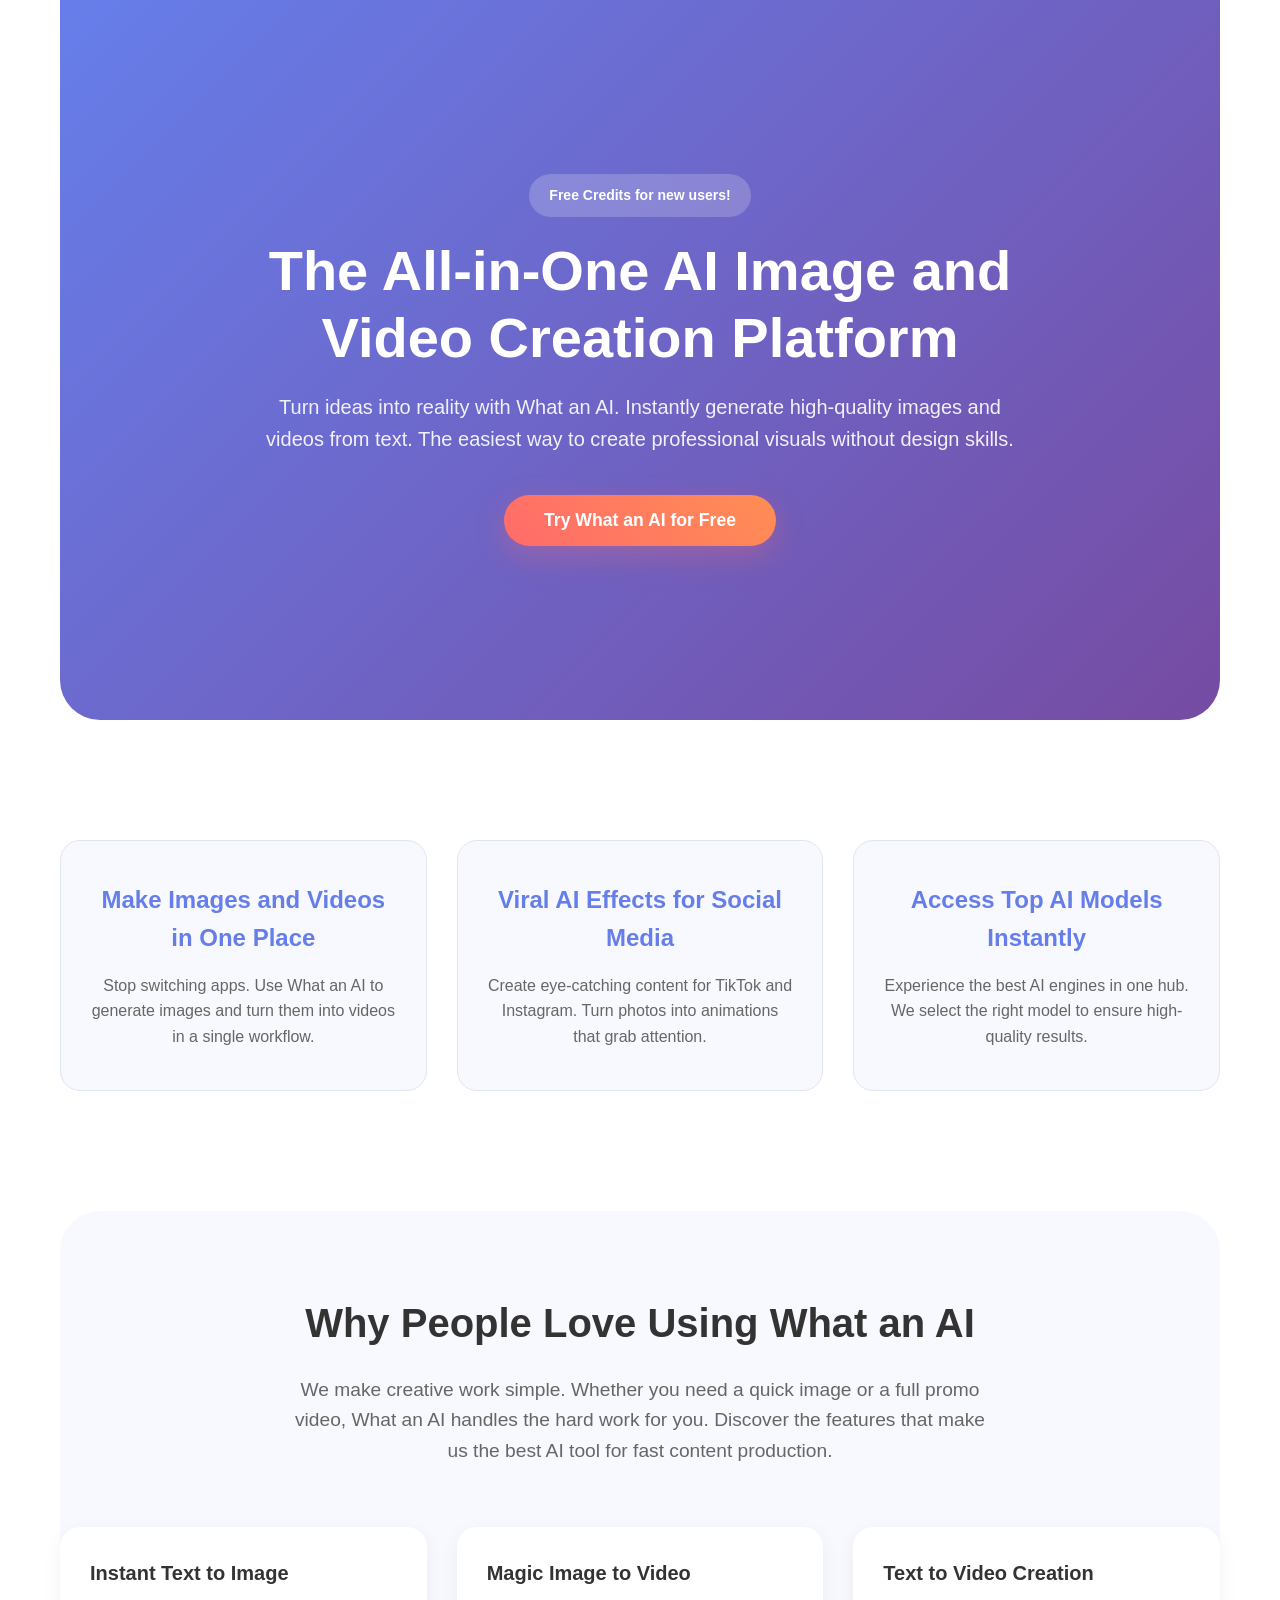
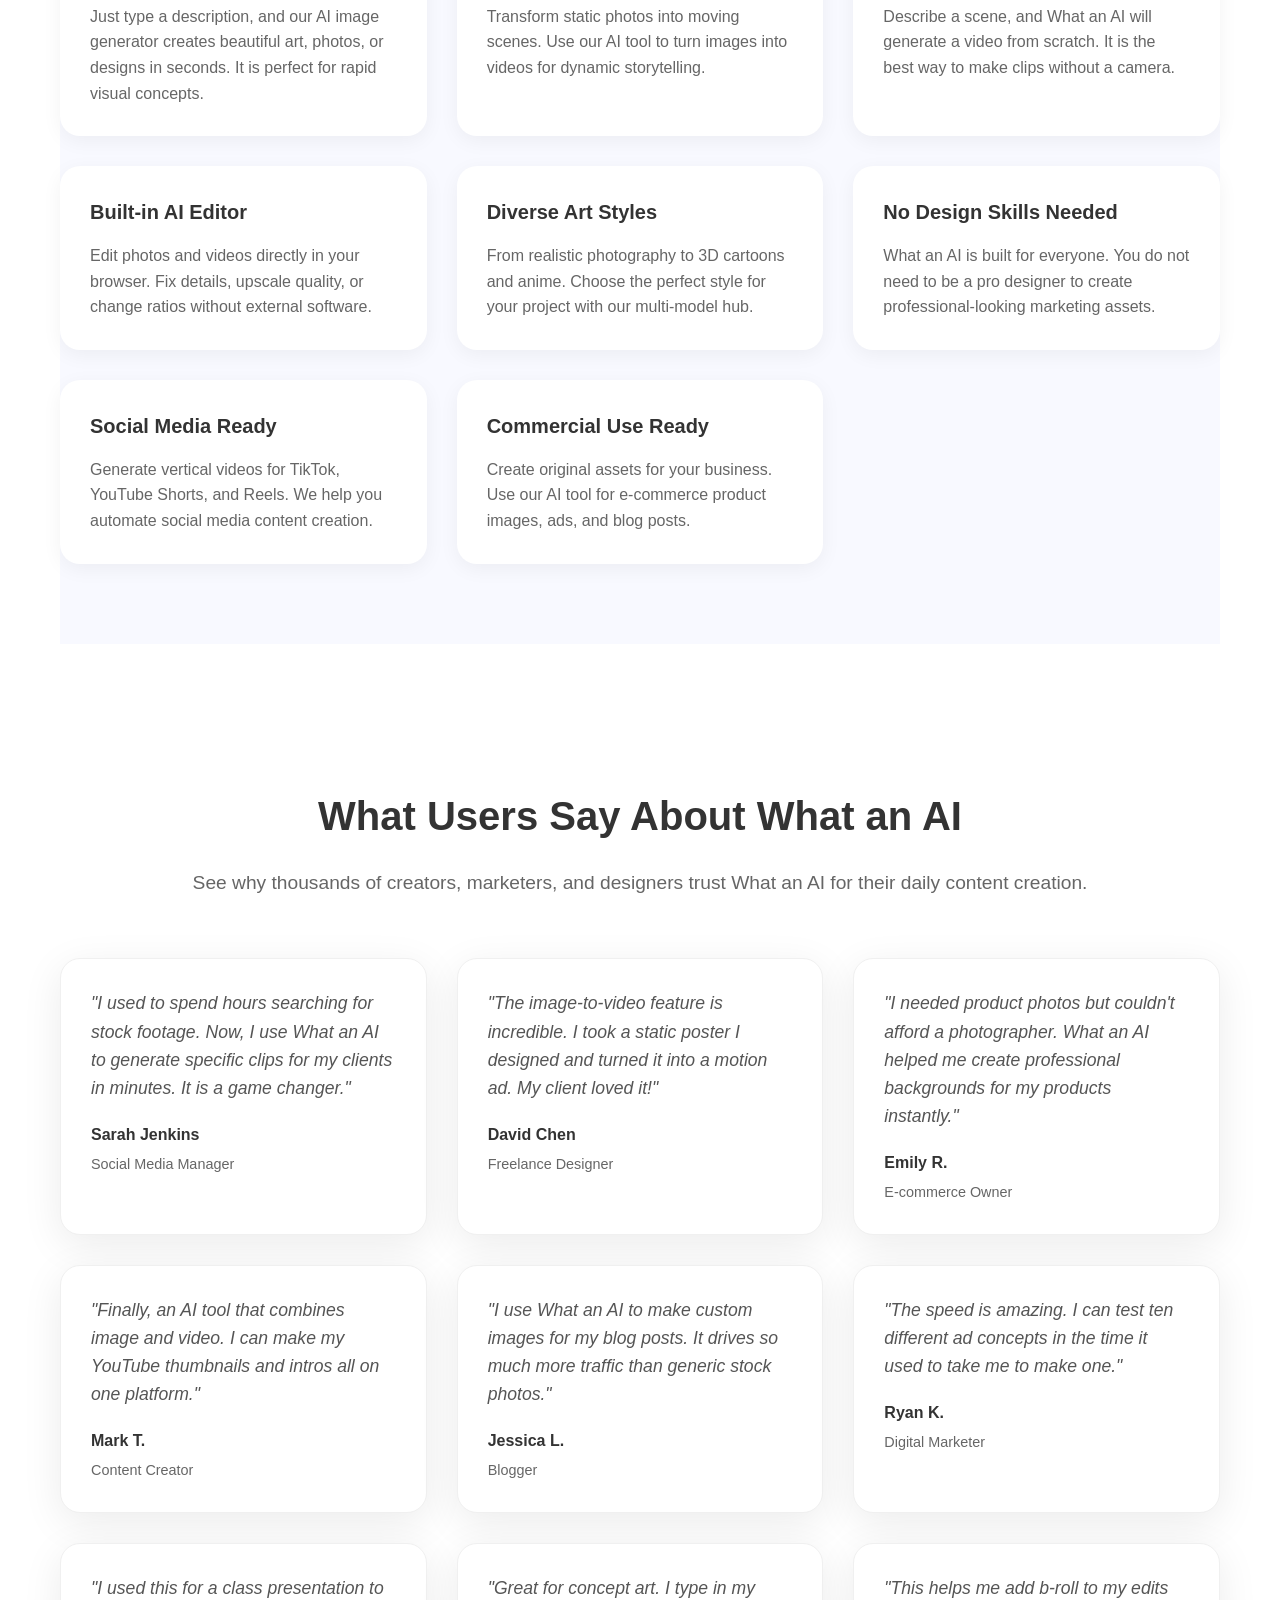
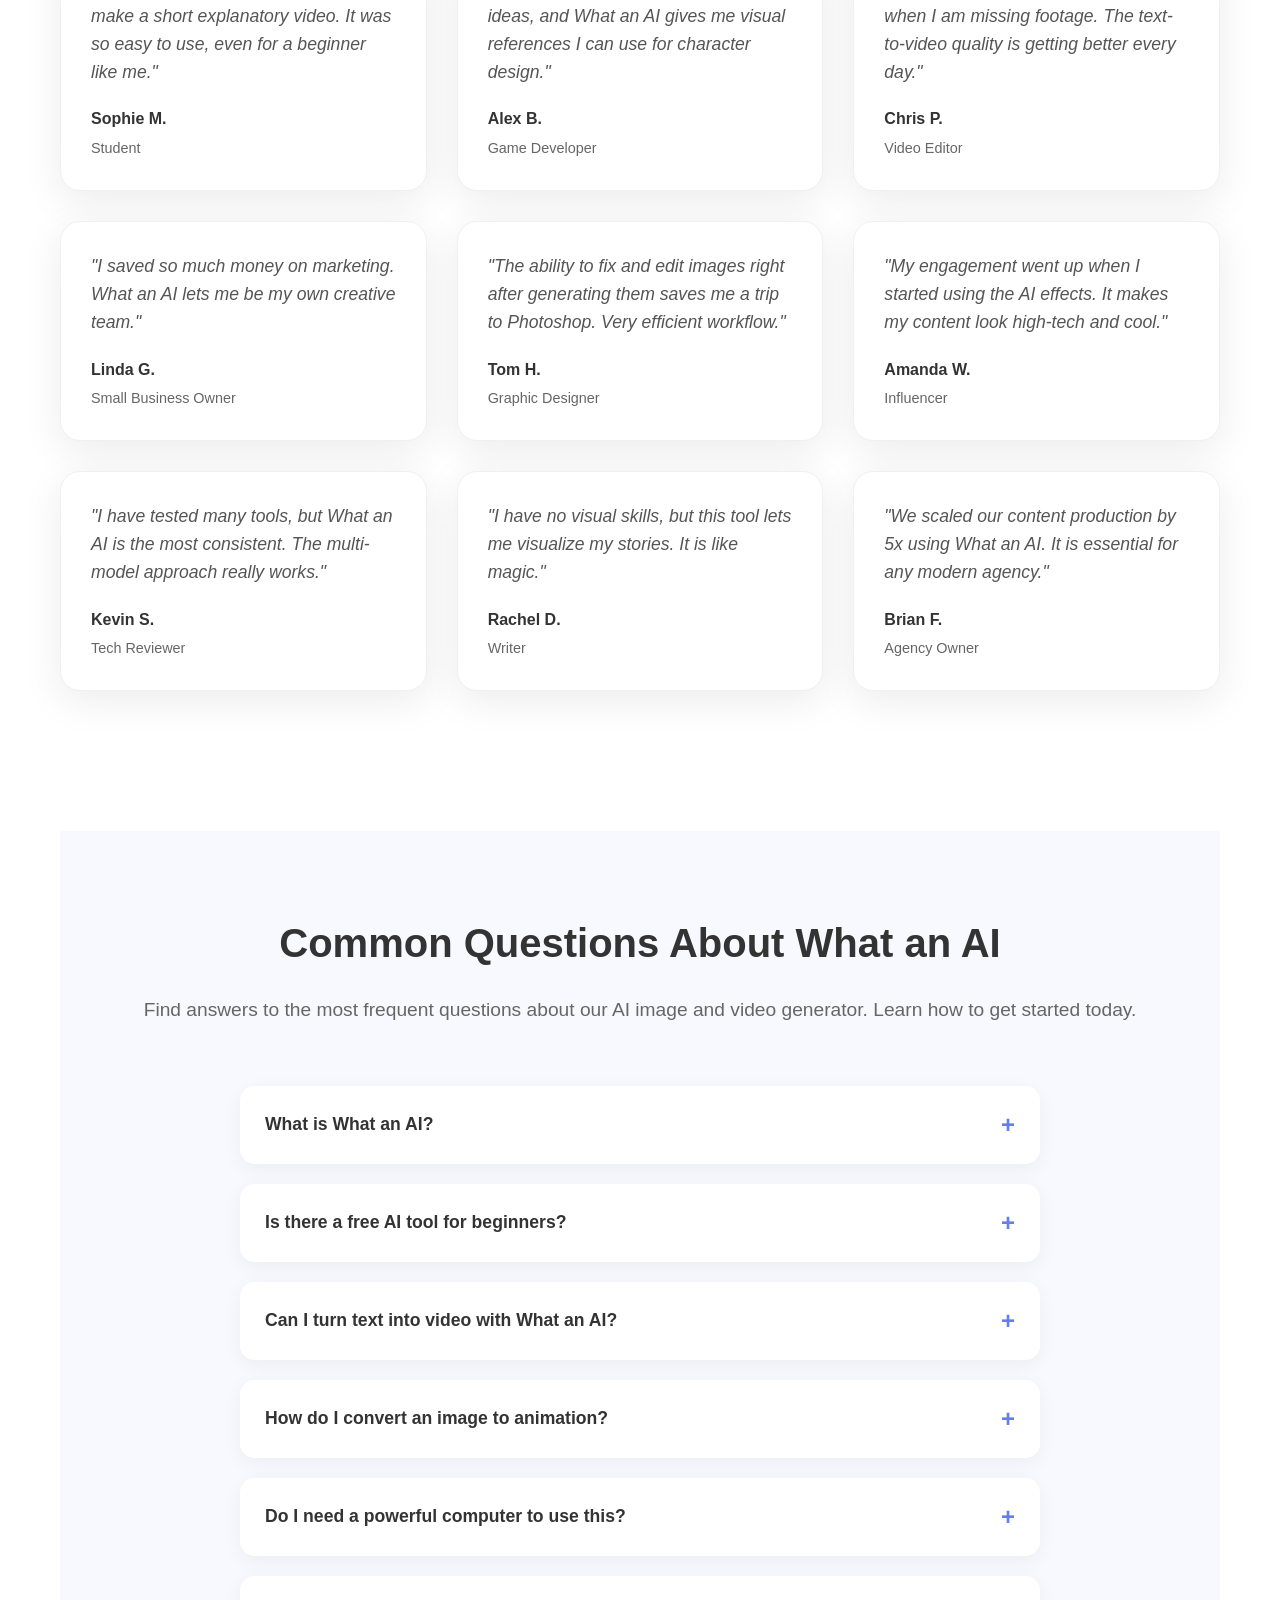
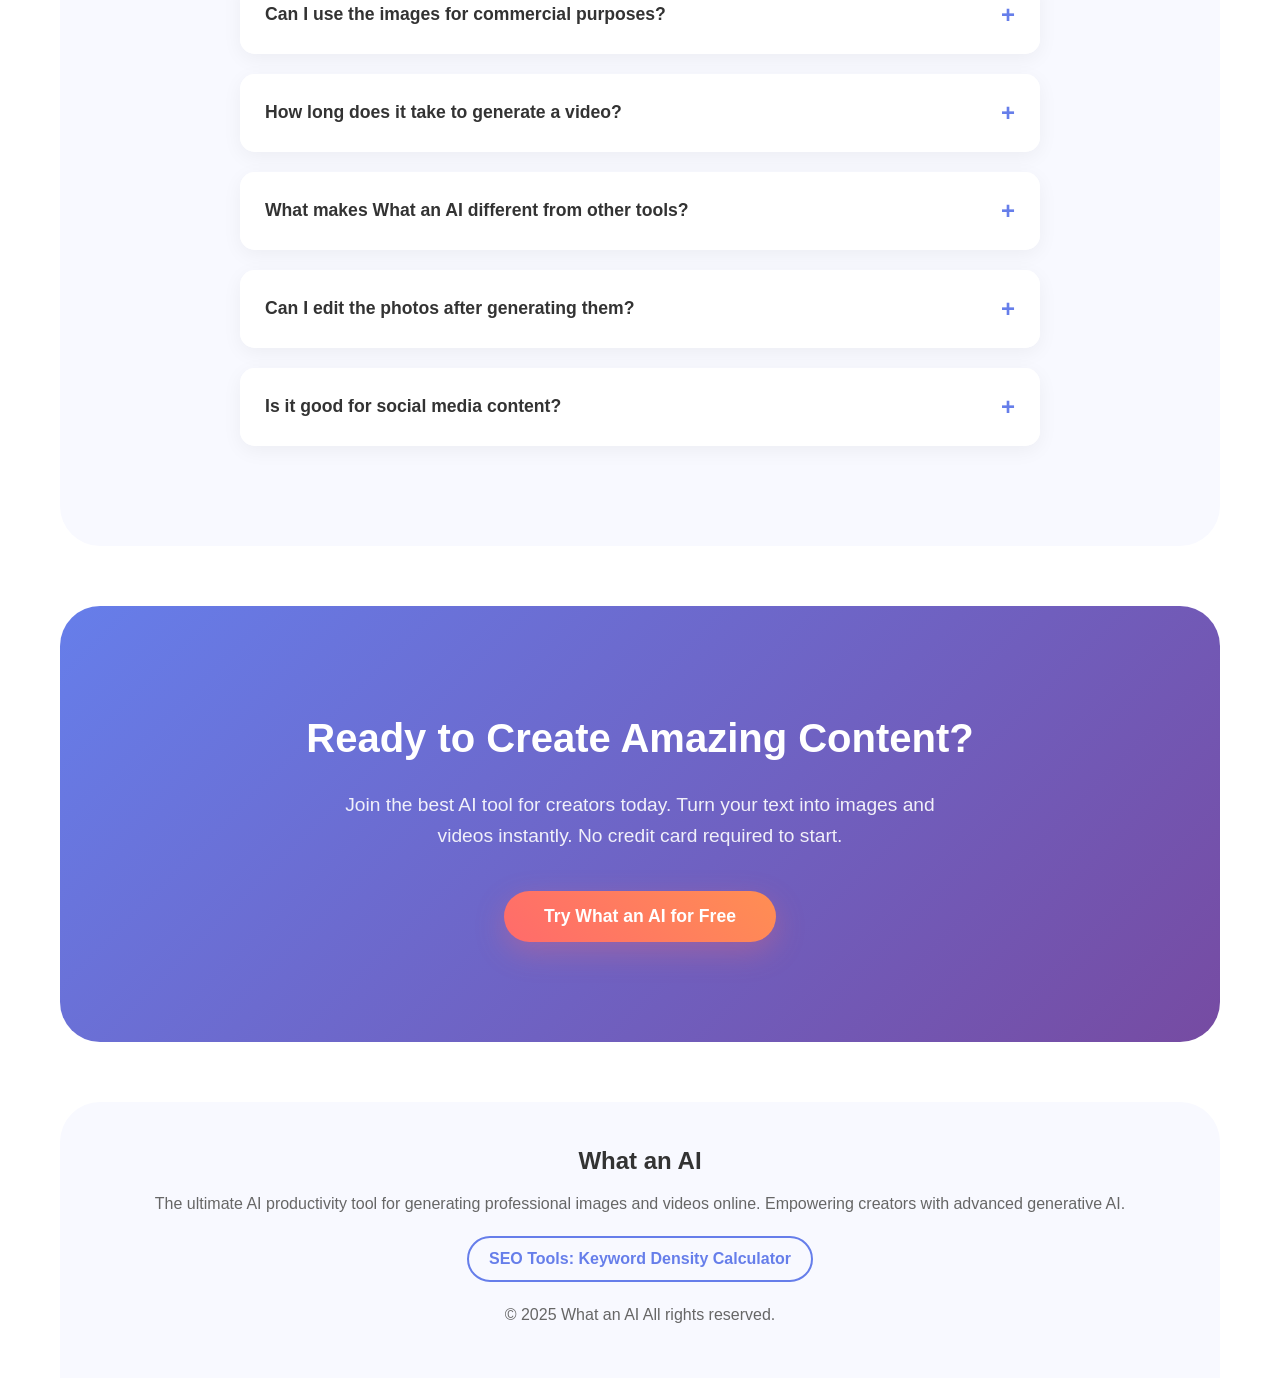
<file: backup/original-marketing-page/index.html>
<!DOCTYPE html>
<html lang="en">
<head>
    <meta charset="UTF-8">
    <meta name="viewport" content="width=device-width, initial-scale=1.0">
    <title>What an AI - All-in-One AI Image & Video Creation Platform</title>
    <meta name="description" content="Use What an AI, the free all-in-one AI image & video generator, to create high-quality visuals instantly. Turn text prompts, images, or videos into professional content without design skills.">
    <link rel="stylesheet" href="styles.css">
</head>
<body>
    <div class="container">
        <!-- Hero Section -->
        <section class="hero">
            <div class="hero-content">
                <div class="promotion-badge" id="promotion"></div>
                <h1 class="hero-title" id="hero-title"></h1>
                <p class="hero-description" id="hero-description"></p>
                <button class="cta-button" id="hero-cta">Try What an AI for Free</button>
            </div>
        </section>

        <!-- Highlights Section -->
        <section class="highlights">
            <div class="highlights-grid" id="highlights-grid"></div>
        </section>

        <!-- Features Section -->
        <section class="features">
            <div class="features-header">
                <h2 id="features-title"></h2>
                <p id="features-description"></p>
            </div>
            <div class="features-grid" id="features-grid"></div>
        </section>

        <!-- Testimonials Section -->
        <section class="testimonials">
            <div class="testimonials-header">
                <h2 id="testimonials-title"></h2>
                <p id="testimonials-description"></p>
            </div>
            <div class="testimonials-grid" id="testimonials-grid"></div>
        </section>

        <!-- FAQ Section -->
        <section class="faq">
            <div class="faq-header">
                <h2 id="faq-title"></h2>
                <p id="faq-description"></p>
            </div>
            <div class="faq-list" id="faq-list"></div>
        </section>

        <!-- CTA Section -->
        <section class="cta-section">
            <h2 id="cta-title"></h2>
            <p id="cta-description"></p>
            <button class="cta-button" id="cta-button"></button>
        </section>

        <!-- Footer -->
        <footer>
            <div class="footer-content">
                <h3 id="footer-product-name"></h3>
                <p id="footer-description"></p>
                <div class="footer-links">
                    <p><a href="keyword-density.html" class="footer-link">SEO Tools: Keyword Density Calculator</a></p>
                </div>
                <p id="footer-copyright"></p>
            </div>
        </footer>
    </div>

    <script src="main.js"></script>
</body>
</html>
</file>
<file: backup/original-marketing-page/styles.css>
/* Reset and Base Styles */
* {
    margin: 0;
    padding: 0;
    box-sizing: border-box;
}

body {
    font-family: -apple-system, BlinkMacSystemFont, 'Segoe UI', Roboto, Oxygen, Ubuntu, Cantarell, sans-serif;
    line-height: 1.6;
    color: #333;
    background-color: #ffffff;
}

.container {
    max-width: 1200px;
    margin: 0 auto;
    padding: 0 20px;
}

/* Hero Section */
.hero {
    min-height: 80vh;
    display: flex;
    align-items: center;
    justify-content: center;
    background: linear-gradient(135deg, #667eea 0%, #764ba2 100%);
    color: white;
    text-align: center;
    border-radius: 0 0 40px 40px;
    margin-bottom: 60px;
}

.hero-content {
    max-width: 800px;
    padding: 60px 20px;
}

.promotion-badge {
    display: inline-block;
    padding: 10px 20px;
    background: rgba(255, 255, 255, 0.2);
    border-radius: 25px;
    font-size: 14px;
    font-weight: 600;
    margin-bottom: 20px;
    backdrop-filter: blur(10px);
}

.hero-title {
    font-size: 3.5rem;
    font-weight: 800;
    line-height: 1.2;
    margin-bottom: 20px;
}

.hero-description {
    font-size: 1.25rem;
    margin-bottom: 40px;
    opacity: 0.9;
}

.cta-button {
    background: linear-gradient(45deg, #ff6b6b, #ff8e53);
    color: white;
    border: none;
    padding: 15px 40px;
    font-size: 1.1rem;
    font-weight: 600;
    border-radius: 50px;
    cursor: pointer;
    transition: all 0.3s ease;
    box-shadow: 0 10px 30px rgba(255, 107, 107, 0.3);
}

.cta-button:hover {
    transform: translateY(-3px);
    box-shadow: 0 15px 40px rgba(255, 107, 107, 0.4);
}

/* Highlights Section */
.highlights {
    padding: 60px 0;
    margin-bottom: 60px;
}

.highlights-grid {
    display: grid;
    grid-template-columns: repeat(auto-fit, minmax(300px, 1fr));
    gap: 30px;
}

.highlight-card {
    padding: 40px 30px;
    background: #f8f9ff;
    border-radius: 20px;
    text-align: center;
    transition: transform 0.3s ease, box-shadow 0.3s ease;
    border: 1px solid #e1e5f0;
}

.highlight-card:hover {
    transform: translateY(-10px);
    box-shadow: 0 20px 40px rgba(102, 126, 234, 0.1);
}

.highlight-card h3 {
    font-size: 1.5rem;
    margin-bottom: 15px;
    color: #667eea;
}

.highlight-card p {
    color: #666;
}

/* Features Section */
.features {
    padding: 80px 0;
    background: #f8f9ff;
    border-radius: 40px 40px 0 0;
    margin-bottom: 60px;
}

.features-header {
    text-align: center;
    margin-bottom: 60px;
}

.features-header h2 {
    font-size: 2.5rem;
    margin-bottom: 20px;
    color: #333;
}

.features-header p {
    font-size: 1.2rem;
    color: #666;
    max-width: 700px;
    margin: 0 auto;
}

.features-grid {
    display: grid;
    grid-template-columns: repeat(auto-fit, minmax(280px, 1fr));
    gap: 30px;
}

.feature-card {
    background: white;
    padding: 30px;
    border-radius: 20px;
    box-shadow: 0 5px 20px rgba(0, 0, 0, 0.05);
    transition: transform 0.3s ease;
}

.feature-card:hover {
    transform: translateY(-5px);
}

.feature-card h3 {
    font-size: 1.25rem;
    margin-bottom: 15px;
    color: #333;
}

.feature-card p {
    color: #666;
}

/* Testimonials Section */
.testimonials {
    padding: 80px 0;
    margin-bottom: 60px;
}

.testimonials-header {
    text-align: center;
    margin-bottom: 60px;
}

.testimonials-header h2 {
    font-size: 2.5rem;
    margin-bottom: 20px;
    color: #333;
}

.testimonials-header p {
    font-size: 1.2rem;
    color: #666;
}

.testimonials-grid {
    display: grid;
    grid-template-columns: repeat(auto-fit, minmax(350px, 1fr));
    gap: 30px;
}

.testimonial-card {
    background: white;
    padding: 30px;
    border-radius: 20px;
    box-shadow: 0 10px 40px rgba(0, 0, 0, 0.08);
    border: 1px solid #f0f0f0;
}

.testimonial-quote {
    font-size: 1.1rem;
    font-style: italic;
    color: #555;
    margin-bottom: 20px;
    line-height: 1.6;
}

.testimonial-author {
    display: flex;
    align-items: center;
}

.author-info h4 {
    font-size: 1rem;
    color: #333;
    margin-bottom: 5px;
}

.author-info p {
    font-size: 0.9rem;
    color: #666;
}

/* FAQ Section */
.faq {
    padding: 80px 0;
    background: #f8f9ff;
    border-radius: 0 0 40px 40px;
    margin-bottom: 60px;
}

.faq-header {
    text-align: center;
    margin-bottom: 60px;
}

.faq-header h2 {
    font-size: 2.5rem;
    margin-bottom: 20px;
    color: #333;
}

.faq-header p {
    font-size: 1.2rem;
    color: #666;
}

.faq-list {
    max-width: 800px;
    margin: 0 auto;
}

.faq-item {
    background: white;
    margin-bottom: 20px;
    border-radius: 15px;
    overflow: hidden;
    box-shadow: 0 5px 20px rgba(0, 0, 0, 0.05);
}

.faq-question {
    width: 100%;
    padding: 25px;
    background: white;
    border: none;
    text-align: left;
    font-size: 1.1rem;
    font-weight: 600;
    color: #333;
    cursor: pointer;
    display: flex;
    justify-content: space-between;
    align-items: center;
    transition: background 0.3s ease;
}

.faq-question:hover {
    background: #f8f9ff;
}

.faq-question::after {
    content: '+';
    font-size: 1.5rem;
    color: #667eea;
    transition: transform 0.3s ease;
}

.faq-item.active .faq-question::after {
    transform: rotate(45deg);
}

.faq-answer {
    padding: 0 25px;
    max-height: 0;
    overflow: hidden;
    transition: all 0.3s ease;
    color: #666;
    line-height: 1.6;
}

.faq-item.active .faq-answer {
    padding: 0 25px 25px;
    max-height: 200px;
}

/* CTA Section */
.cta-section {
    text-align: center;
    padding: 100px 20px;
    background: linear-gradient(135deg, #667eea 0%, #764ba2 100%);
    color: white;
    border-radius: 40px;
    margin-bottom: 60px;
}

.cta-section h2 {
    font-size: 2.5rem;
    margin-bottom: 20px;
}

.cta-section p {
    font-size: 1.2rem;
    margin-bottom: 40px;
    opacity: 0.9;
    max-width: 600px;
    margin-left: auto;
    margin-right: auto;
}

/* Footer */
footer {
    padding: 40px 20px;
    text-align: center;
    background: #f8f9ff;
    border-radius: 40px 40px 0 0;
}

.footer-content h3 {
    font-size: 1.5rem;
    margin-bottom: 10px;
    color: #333;
}

.footer-content p {
    color: #666;
    margin-bottom: 10px;
}

.footer-links {
    margin: 20px 0;
}

.footer-link {
    color: #667eea;
    text-decoration: none;
    font-weight: 600;
    padding: 8px 20px;
    border: 2px solid #667eea;
    border-radius: 25px;
    display: inline-block;
    transition: all 0.3s ease;
}

.footer-link:hover {
    background: #667eea;
    color: white;
    transform: translateY(-2px);
    box-shadow: 0 5px 15px rgba(102, 126, 234, 0.3);
}

/* Responsive Design */
@media (max-width: 768px) {
    .hero-title {
        font-size: 2.5rem;
    }

    .hero-description {
        font-size: 1.1rem;
    }

    .features-header h2,
    .testimonials-header h2,
    .faq-header h2,
    .cta-section h2 {
        font-size: 2rem;
    }

    .highlights-grid {
        grid-template-columns: 1fr;
    }

    .features-grid {
        grid-template-columns: 1fr;
    }

    .testimonials-grid {
        grid-template-columns: 1fr;
    }
}

@media (max-width: 480px) {
    .hero-title {
        font-size: 2rem;
    }

    .container {
        padding: 0 15px;
    }

    .cta-button {
        padding: 12px 30px;
        font-size: 1rem;
    }
}
</file>
